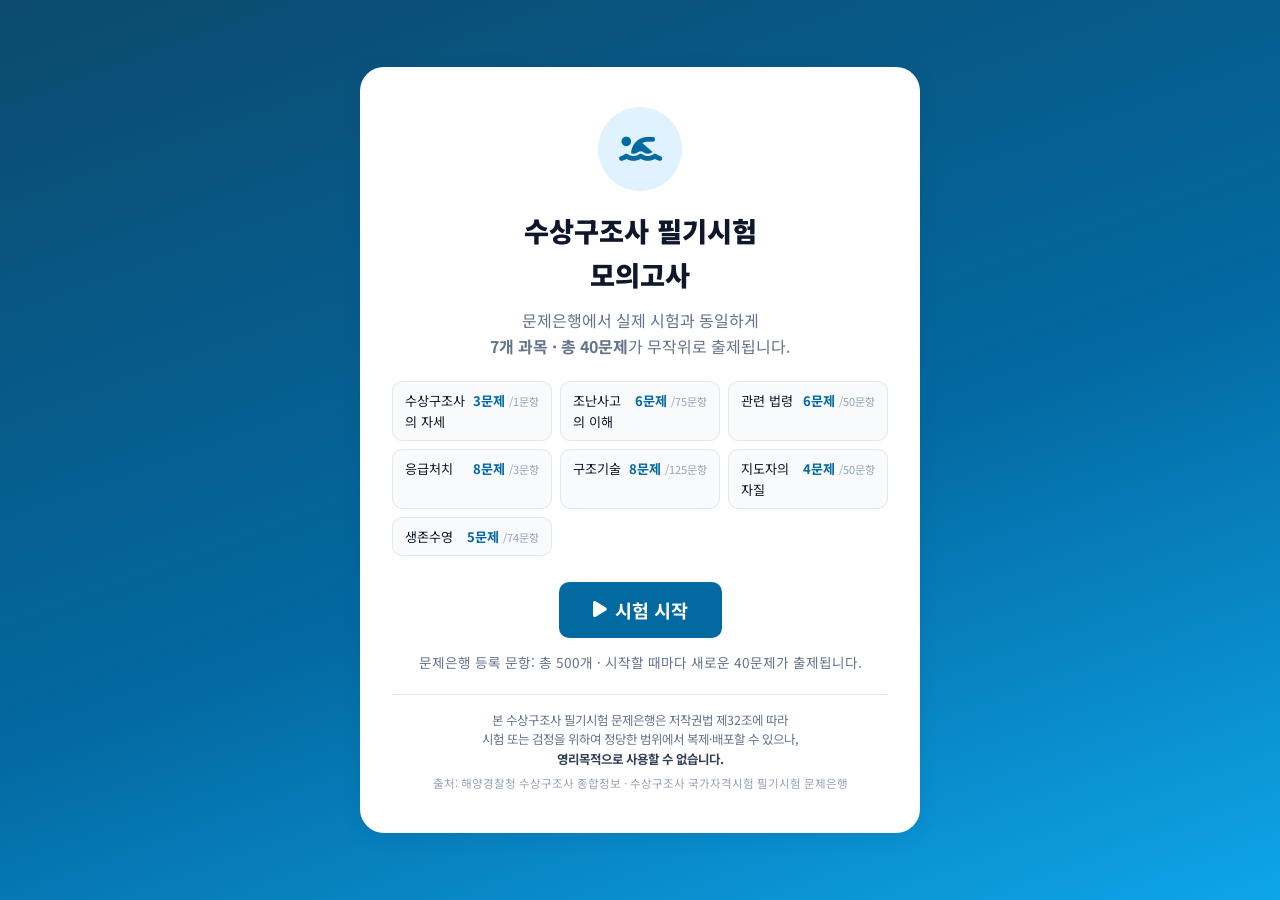
<file: index.html>
<!DOCTYPE html>
<html lang="ko">
<head>
<meta charset="UTF-8">
<meta name="viewport" content="width=device-width, initial-scale=1.0">
<title>수상구조사 필기시험 모의고사</title>
<link href="https://fonts.googleapis.com/css2?family=Noto+Sans+KR:wght@300;400;500;700;900&display=swap" rel="stylesheet">
<link rel="stylesheet" href="https://cdn.jsdelivr.net/npm/@fortawesome/fontawesome-free@6.4.0/css/all.min.css">
<link rel="stylesheet" href="css/style.css">
</head>
<body>

<!-- 시작 화면 -->
<section id="start-screen" class="screen active">
  <div class="start-card">
    <div class="start-icon"><i class="fa-solid fa-person-swimming"></i></div>
    <h1>수상구조사 필기시험<br>모의고사</h1>
    <p class="start-desc">
      문제은행에서 실제 시험과 동일하게<br>
      <strong>7개 과목 · 총 40문제</strong>가 무작위로 출제됩니다.
    </p>
    <div id="subject-summary" class="subject-summary"></div>
    <button id="start-btn" class="btn btn-primary btn-lg" disabled>
      <i class="fa-solid fa-spinner fa-spin"></i> 문제은행 불러오는 중...
    </button>
    <p id="bank-status" class="bank-status"></p>
    <p class="copyright-notice">
      본 수상구조사 필기시험 문제은행은 저작권법 제32조에 따라<br>
      시험 또는 검정을 위하여 정당한 범위에서 복제·배포할 수 있으나,<br>
      <strong>영리목적으로 사용할 수 없습니다.</strong><br>
      <span class="source">출처: 해양경찰청 수상구조사 종합정보 · 수상구조사 국가자격시험 필기시험 문제은행</span>
    </p>
  </div>
</section>

<!-- 시험 화면 -->
<section id="exam-screen" class="screen">
  <header id="exam-header">
    <div class="exam-header-inner">
      <span id="exam-progress-text">1 / 8 페이지</span>
      <div class="progress-bar"><div id="progress-fill"></div></div>
      <span id="answered-count-text">답안 0 / 40개 작성</span>
    </div>
  </header>

  <main id="question-area">
    <!-- 5문제씩 동적으로 렌더링됨 -->
  </main>

  <nav id="exam-nav">
    <button id="prev-btn" class="btn btn-ghost"><i class="fa-solid fa-chevron-left"></i> 이전</button>
    <button id="next-btn" class="btn btn-ghost">다음 <i class="fa-solid fa-chevron-right"></i></button>
    <button id="submit-btn" class="btn btn-danger"><i class="fa-solid fa-flag-checkered"></i> 제출하기</button>
  </nav>
</section>

<!-- 결과 화면 -->
<section id="result-screen" class="screen">
  <div class="result-card">
    <h1><i class="fa-solid fa-square-poll-vertical"></i> 시험 결과</h1>
    <div id="score-circle" class="score-circle">
      <span id="score-value">0</span><span class="score-unit">점</span>
    </div>
    <p id="pass-message" class="pass-message"></p>
    <p id="score-detail" class="score-detail"></p>
    <div id="subject-breakdown" class="subject-breakdown"></div>
    <div class="result-actions">
      <button id="review-btn" class="btn btn-primary"><i class="fa-solid fa-magnifying-glass"></i> 오답 확인</button>
      <button id="retry-btn" class="btn btn-ghost"><i class="fa-solid fa-rotate-right"></i> 새 시험 보기</button>
    </div>
  </div>

  <div id="review-area" class="review-area hidden">
    <h2>문제 다시보기</h2>
    <div class="review-filter">
      <label><input type="radio" name="review-filter" value="wrong" checked> 틀린 문제만</label>
      <label><input type="radio" name="review-filter" value="all"> 전체 문제</label>
    </div>
    <div id="review-list"></div>
  </div>
</section>

<script src="js/app.js"></script>
</body>
</html>
</file>
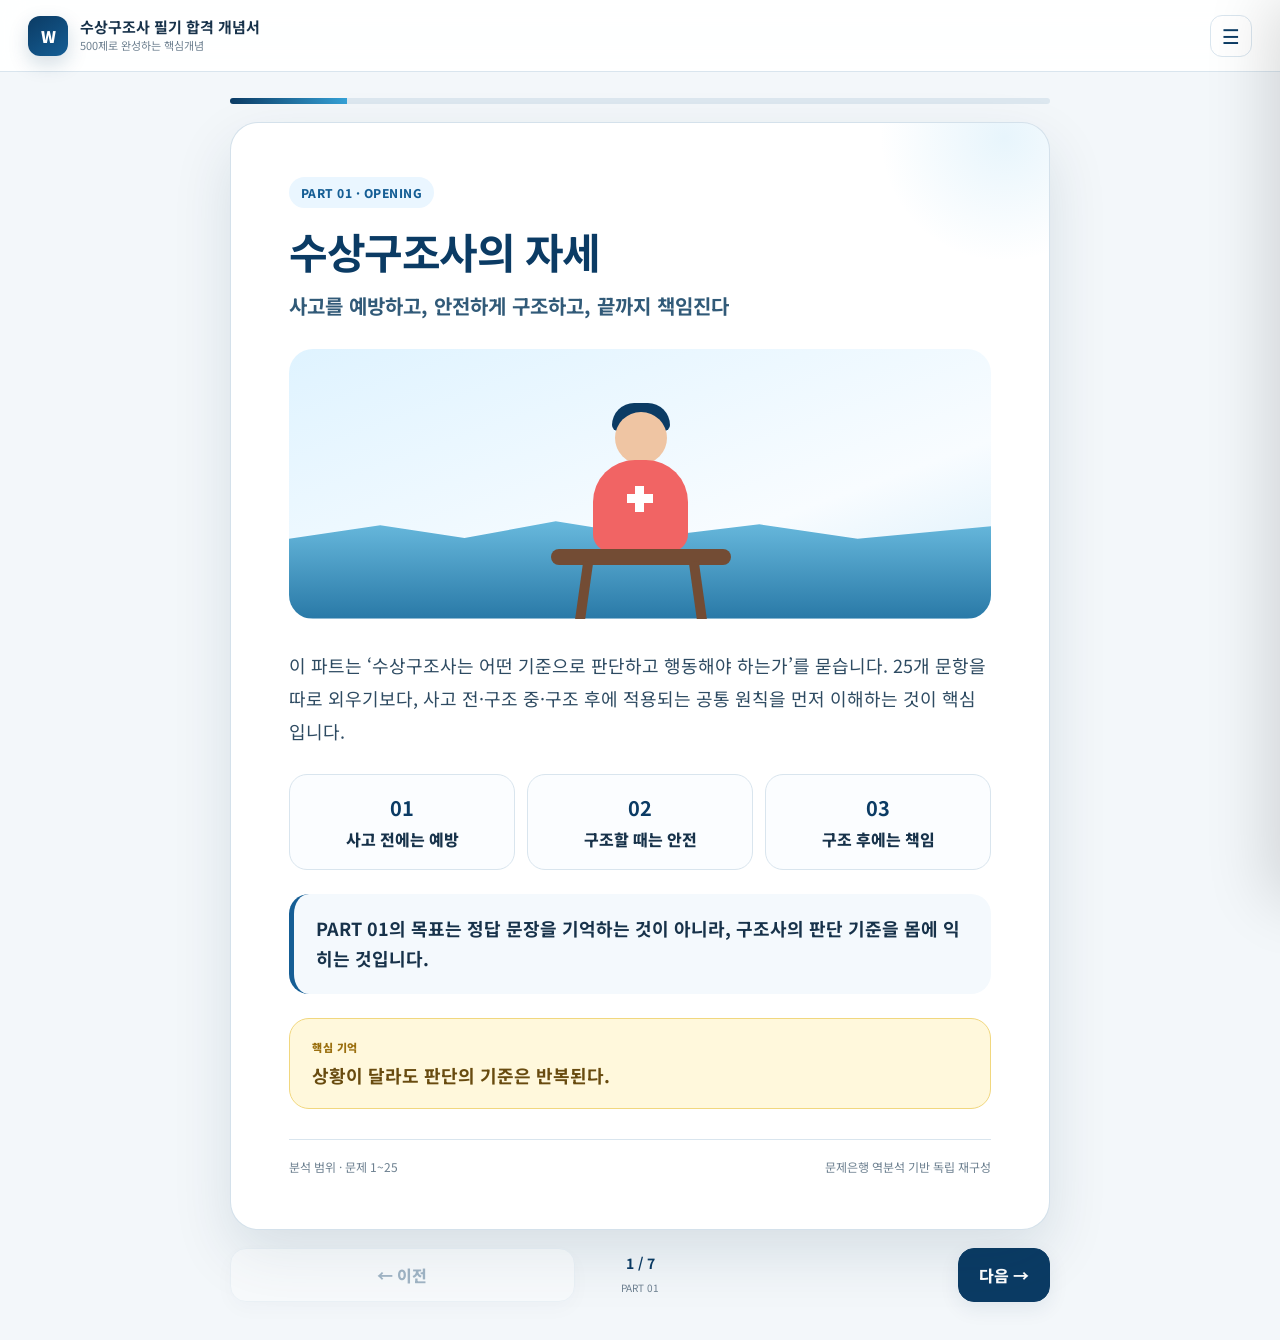
<file: book/index.html>
<!doctype html>
<html lang="ko">
<head>
  <meta charset="utf-8" />
  <meta name="viewport" content="width=device-width,initial-scale=1,viewport-fit=cover" />
  <meta name="theme-color" content="#0b3b64" />
  <title>수상구조사 필기 합격 개념서 · Web Book</title>
  <meta name="description" content="수상구조사 필기시험 문제은행을 개념 중심으로 재구성한 학습용 웹북" />
  <link rel="preconnect" href="https://fonts.googleapis.com">
  <link rel="preconnect" href="https://fonts.gstatic.com" crossorigin>
  <link href="https://fonts.googleapis.com/css2?family=Noto+Sans+KR:wght@400;500;600;700;800;900&display=swap" rel="stylesheet">
  <link rel="stylesheet" href="./css/book.css" />
  <link rel="stylesheet" href="./css/framework.css" />
  <link rel="stylesheet" href="./css/modules.css" />
</head>
<body>
  <div class="app-shell">
    <header class="topbar">
      <a class="brand" href="../" aria-label="모의고사로 돌아가기">
        <span class="brand-mark" aria-hidden="true">W</span>
        <span class="brand-copy">
          <strong>수상구조사 필기 합격 개념서</strong>
          <small>500제로 완성하는 핵심개념</small>
        </span>
      </a>
      <div class="top-actions">
        <button id="tocBtn" class="icon-btn" type="button" aria-label="목차 열기">☰</button>
      </div>
    </header>

    <main class="reader" aria-live="polite">
      <div class="progress-track" aria-hidden="true"><div id="progressBar" class="progress-bar"></div></div>
      <section id="bookPage" class="book-page" aria-label="전자책 페이지"></section>

      <nav class="page-nav" aria-label="페이지 이동">
        <button id="prevBtn" class="nav-btn prev" type="button">← <span>이전</span></button>
        <div class="page-status">
          <strong id="pageNumber">1 / 7</strong>
          <span id="pagePart">PART 01</span>
        </div>
        <button id="nextBtn" class="nav-btn next" type="button"><span>다음</span> →</button>
      </nav>
    </main>
  </div>

  <aside id="tocPanel" class="toc-panel" aria-hidden="true">
    <button id="tocCloseBtn" class="toc-close" type="button" aria-label="목차 닫기">×</button>
    <div class="toc-head">
      <span>WEB BOOK</span>
      <h2>PART 01<br>수상구조사의 자세</h2>
      <p>문제은행을 문항 순서가 아니라 반복 개념과 판단 기준으로 역분석해 재구성합니다.</p>
    </div>
    <ol id="tocList" class="toc-list"></ol>
    <p class="toc-note">← → 방향키로도 페이지를 넘길 수 있습니다.</p>
  </aside>
  <div id="scrim" class="scrim" hidden></div>

  <script src="./data/pages.js"></script>
  <script src="./js/book.js"></script>
</body>
</html>
</file>
<file: css/style.css>
/* 수상구조사 모의고사 스타일 */
:root {
  --blue: #0369a1;
  --blue-dark: #075985;
  --blue-light: #e0f2fe;
  --green: #16a34a;
  --red: #dc2626;
  --gray: #64748b;
  --bg: #f1f5f9;
  --card: #ffffff;
  --radius: 16px;
  --shadow: 0 4px 20px rgba(2, 62, 100, 0.10);
}

* { margin: 0; padding: 0; box-sizing: border-box; }

body {
  font-family: 'Noto Sans KR', sans-serif;
  background: var(--bg);
  color: #0f172a;
  line-height: 1.6;
  min-height: 100vh;
}

.screen { display: none; }
.screen.active { display: block; }
.hidden { display: none !important; }

.btn {
  font-family: inherit;
  font-size: 1rem;
  font-weight: 500;
  border: none;
  border-radius: 10px;
  padding: 12px 22px;
  cursor: pointer;
  transition: all .15s ease;
  display: inline-flex;
  align-items: center;
  gap: 8px;
}
.btn:active { transform: scale(.97); }
.btn-primary { background: var(--blue); color: #fff; }
.btn-primary:hover { background: var(--blue-dark); }
.btn-danger { background: var(--red); color: #fff; }
.btn-danger:hover { background: #b91c1c; }
.btn-ghost { background: #fff; color: var(--blue-dark); border: 1.5px solid #cbd5e1; }
.btn-ghost:hover { border-color: var(--blue); }
.btn-lg { font-size: 1.15rem; padding: 15px 34px; font-weight: 700; }
.btn:disabled { opacity: .4; cursor: not-allowed; }

#start-screen {
  min-height: 100vh;
  padding: 32px 16px;
  background: linear-gradient(160deg, #0c4a6e 0%, #0369a1 55%, #0ea5e9 100%);
  align-items: center;
  justify-content: center;
}
#start-screen.active { display: flex; }
.start-card {
  background: var(--card);
  border-radius: 24px;
  box-shadow: var(--shadow);
  max-width: 560px;
  width: 100%;
  padding: 40px 32px;
  text-align: center;
}
.start-icon {
  width: 84px; height: 84px;
  margin: 0 auto 18px;
  border-radius: 50%;
  background: var(--blue-light);
  color: var(--blue);
  font-size: 2.4rem;
  display: flex; align-items: center; justify-content: center;
}
.start-card h1 { font-size: 1.7rem; font-weight: 900; margin-bottom: 12px; }
.start-desc { color: var(--gray); margin-bottom: 22px; }
.subject-summary {
  display: grid;
  grid-template-columns: repeat(auto-fit, minmax(150px, 1fr));
  gap: 8px;
  margin-bottom: 26px;
  text-align: left;
}
.subject-summary .subj {
  background: #f8fafc;
  border: 1px solid #e2e8f0;
  border-radius: 10px;
  padding: 8px 12px;
  font-size: .82rem;
  display: flex;
  justify-content: space-between;
  gap: 6px;
}
.subject-summary .subj b { color: var(--blue); white-space: nowrap; }
.bank-status { margin-top: 14px; font-size: .85rem; color: #64748b; }

.copyright-notice {
  margin-top: 20px;
  padding-top: 16px;
  border-top: 1px solid #e2e8f0;
  font-size: 0.78rem;
  color: #64748b;
  line-height: 1.55;
  text-align: center;
}
.copyright-notice strong {
  color: #334155;
}
.copyright-notice .source {
  display: block;
  margin-top: 6px;
  font-size: 0.72rem;
  color: #94a3b8;
}

#exam-header {
  position: sticky; top: 0; z-index: 10;
  background: var(--card);
  box-shadow: 0 2px 8px rgba(0,0,0,.06);
}
.exam-header-inner {
  max-width: 860px; margin: 0 auto;
  padding: 14px 16px;
  display: flex; align-items: center; gap: 14px;
}
#exam-progress-text { font-weight: 700; color: var(--blue-dark); white-space: nowrap; }
#answered-count-text { font-size: .85rem; color: var(--gray); white-space: nowrap; }
.progress-bar {
  flex: 1; height: 8px;
  background: #e2e8f0; border-radius: 99px; overflow: hidden;
}
#progress-fill {
  height: 100%; width: 0;
  background: linear-gradient(90deg, var(--blue), #0ea5e9);
  border-radius: 99px;
  transition: width .25s ease;
}

#exam-screen { padding-bottom: 100px; }
#question-area {
  max-width: 860px;
  margin: 0 auto;
  padding: 20px 16px;
  display: flex;
  flex-direction: column;
  gap: 20px;
}
.question-card {
  background: var(--card);
  border-radius: var(--radius);
  box-shadow: var(--shadow);
  padding: 24px 22px;
}
.question-meta { display: flex; align-items: center; gap: 10px; margin-bottom: 14px; }
.subject-badge {
  background: var(--blue-light); color: var(--blue-dark);
  font-size: .8rem; font-weight: 700;
  padding: 4px 12px; border-radius: 99px;
}
.q-number { color: var(--gray); font-size: .85rem; font-weight: 500; }
.q-text { font-size: 1.15rem; font-weight: 700; margin-bottom: 20px; white-space: pre-line; }

.choices { list-style: none; display: flex; flex-direction: column; gap: 10px; }
.choice {
  border: 2px solid #e2e8f0;
  border-radius: 12px;
  padding: 13px 16px;
  cursor: pointer;
  display: flex;
  align-items: flex-start;
  gap: 12px;
  transition: all .15s ease;
}
.choice:hover { border-color: #94a3b8; background: #f8fafc; }
.choice.selected {
  border-color: var(--blue) !important;
  background: var(--blue-light) !important;
}
.choice .marker {
  font-weight: 700;
  color: var(--blue-dark);
  flex-shrink: 0;
}

#exam-nav {
  position: fixed;
  bottom: 0; left: 0; right: 0;
  background: var(--card);
  box-shadow: 0 -4px 20px rgba(0,0,0,.08);
  padding: 14px 16px;
  display: flex;
  justify-content: center;
  gap: 12px;
  z-index: 20;
}

#result-screen { padding: 40px 16px; }
.result-card {
  max-width: 640px; margin: 0 auto;
  background: var(--card);
  border-radius: 24px;
  box-shadow: var(--shadow);
  padding: 36px 28px;
  text-align: center;
}
.result-card h1 { font-size: 1.4rem; margin-bottom: 20px; }
.score-circle {
  width: 140px; height: 140px;
  margin: 0 auto 16px;
  border-radius: 50%;
  background: linear-gradient(135deg, var(--blue-light), #bae6fd);
  display: flex; align-items: center; justify-content: center;
  flex-direction: column;
}
#score-value { font-size: 2.8rem; font-weight: 900; color: var(--blue-dark); line-height: 1; }
.score-unit { font-size: 1rem; color: var(--gray); }
.pass-message { font-size: 1.15rem; font-weight: 700; margin-bottom: 8px; }
.pass-message.pass { color: var(--green); }
.pass-message.fail { color: var(--red); }
.score-detail { color: var(--gray); margin-bottom: 24px; font-size: .95rem; }
.subject-breakdown { text-align: left; margin-bottom: 28px; }
.sb-row {
  display: flex; align-items: center; gap: 12px;
  margin-bottom: 10px;
}
.sb-name { width: 110px; font-size: .85rem; flex-shrink: 0; }
.sb-bar {
  flex: 1; height: 8px;
  background: #e2e8f0; border-radius: 99px; overflow: hidden;
}
.sb-fill {
  height: 100%;
  background: var(--blue);
  border-radius: 99px;
}
.sb-score { font-size: .85rem; font-weight: 600; width: 40px; text-align: right; }
.result-actions { display: flex; gap: 12px; justify-content: center; flex-wrap: wrap; }

.review-area {
  max-width: 860px;
  margin: 32px auto 60px;
  padding: 0 16px;
}
.review-area h2 { margin-bottom: 16px; font-size: 1.25rem; }
.review-filter { margin-bottom: 20px; display: flex; gap: 20px; }
.review-filter label { cursor: pointer; font-size: .95rem; }
.review-item {
  background: var(--card);
  border-radius: var(--radius);
  box-shadow: var(--shadow);
  padding: 22px 20px;
  margin-bottom: 16px;
  border-left: 4px solid var(--red);
}
.review-item.correct { border-left-color: var(--green); }
.rv-head {
  display: flex; flex-wrap: wrap; align-items: center; gap: 10px;
  margin-bottom: 12px;
}
.rv-result { font-weight: 700; font-size: .9rem; }
.rv-q { font-weight: 600; margin-bottom: 12px; white-space: pre-line; }
.rv-choices { list-style: none; margin-bottom: 12px; }
.rv-choice {
  padding: 8px 12px;
  border-radius: 8px;
  margin-bottom: 6px;
  font-size: .95rem;
}
.rv-choice.answer { background: #dcfce7; font-weight: 600; }
.rv-choice.wrong-pick { background: #fee2e2; }
.rv-choice .tag {
  font-size: .75rem;
  margin-left: 8px;
  padding: 2px 8px;
  border-radius: 99px;
  background: #fff;
}
.rv-explain {
  background: #f8fafc;
  border-radius: 10px;
  padding: 12px 14px;
  font-size: .9rem;
  color: #475569;
  white-space: pre-line;
}
</file>
<file: book/css/book.css>
:root{
  --navy:#0b3b64;
  --blue:#155e95;
  --sky:#eaf6ff;
  --sky-2:#d9efff;
  --ink:#17324a;
  --muted:#6d8090;
  --line:#d9e5ee;
  --paper:#ffffff;
  --bg:#f3f7fa;
  --ok:#16845b;
  --danger:#c94c4c;
  --warn:#d59a1a;
  --shadow:0 24px 60px rgba(10,47,78,.12);
}
*{box-sizing:border-box}
html,body{margin:0;min-height:100%;font-family:"Noto Sans KR",system-ui,sans-serif;background:var(--bg);color:var(--ink)}
button,a{font:inherit}
button{cursor:pointer}
.app-shell{min-height:100vh}
.topbar{height:72px;display:flex;align-items:center;justify-content:space-between;padding:0 28px;background:rgba(255,255,255,.92);border-bottom:1px solid var(--line);position:sticky;top:0;z-index:20;backdrop-filter:blur(12px)}
.brand{display:flex;align-items:center;gap:12px;text-decoration:none;color:inherit}
.brand-mark{width:40px;height:40px;border-radius:12px;display:grid;place-items:center;background:linear-gradient(145deg,var(--navy),var(--blue));color:#fff;font-weight:900;box-shadow:0 8px 20px rgba(11,59,100,.18)}
.brand-copy{display:flex;flex-direction:column;line-height:1.2}.brand-copy strong{font-size:15px}.brand-copy small{font-size:11px;color:var(--muted);margin-top:3px}.icon-btn,.toc-close{border:1px solid var(--line);background:#fff;color:var(--navy);border-radius:12px;width:42px;height:42px;font-size:20px}
.reader{width:min(1100px,100%);margin:0 auto;padding:26px 18px 38px}.progress-track{height:6px;background:#dce7ef;border-radius:999px;overflow:hidden;margin:0 auto 18px;max-width:820px}.progress-bar{height:100%;width:0;background:linear-gradient(90deg,var(--navy),#35a1d6);transition:width .28s ease}
.book-page{width:min(820px,100%);min-height:740px;margin:0 auto;background:var(--paper);border:1px solid rgba(210,224,234,.95);border-radius:28px;box-shadow:var(--shadow);padding:54px 58px;position:relative;overflow:hidden}
.book-page::after{content:"";position:absolute;right:-80px;top:-110px;width:250px;height:250px;border-radius:50%;background:radial-gradient(circle,rgba(108,192,236,.16),rgba(108,192,236,0) 70%);pointer-events:none}
.eyebrow{display:inline-flex;align-items:center;gap:8px;padding:7px 12px;border-radius:999px;background:var(--sky);color:var(--blue);font-size:12px;font-weight:800;letter-spacing:.04em}.page-title{font-size:42px;line-height:1.18;letter-spacing:-.035em;margin:18px 0 14px;color:var(--navy)}.subtitle{font-size:20px;font-weight:700;line-height:1.55;color:#315a78;margin:0 0 28px}.lead{font-size:18px;line-height:1.85;color:#2e4b62}.lead strong{color:var(--navy)}
.hero-visual{margin:28px 0 30px;border-radius:24px;min-height:270px;background:linear-gradient(160deg,#dff3ff 0%,#f8fcff 66%,#d6edfa 100%);position:relative;display:grid;place-items:center;overflow:hidden}.hero-visual .sea{position:absolute;left:0;right:0;bottom:0;height:36%;background:linear-gradient(#68b9dd,#2979a7);clip-path:polygon(0 18%,13% 4%,25% 17%,38% 0,52% 16%,67% 3%,81% 18%,100% 5%,100% 100%,0 100%)}.lifeguard{width:170px;height:180px;position:relative;z-index:2}.lifeguard .head{width:52px;height:52px;border-radius:50%;background:#efc5a3;position:absolute;left:60px;top:18px}.lifeguard .cap{position:absolute;width:58px;height:28px;border-radius:30px 30px 8px 8px;background:var(--navy);left:57px;top:9px}.lifeguard .body{position:absolute;width:95px;height:92px;border-radius:42px 42px 18px 18px;background:#f16464;left:38px;top:66px}.lifeguard .cross{position:absolute;width:26px;height:9px;background:#fff;left:72px;top:100px}.lifeguard .cross::after{content:"";position:absolute;width:9px;height:26px;background:#fff;left:8px;top:-8px}.lifeguard .tower{position:absolute;width:180px;height:16px;background:#734c34;left:-4px;top:155px;border-radius:8px}.lifeguard .tower::before,.lifeguard .tower::after{content:"";position:absolute;width:10px;height:90px;background:#734c34;top:12px}.lifeguard .tower::before{left:26px;transform:rotate(8deg)}.lifeguard .tower::after{right:26px;transform:rotate(-8deg)}
.triad{display:grid;grid-template-columns:repeat(3,1fr);gap:12px;margin-top:26px}.triad div{padding:18px 14px;border:1px solid var(--line);border-radius:18px;text-align:center;font-weight:800;background:#fbfdff}.triad b{display:block;font-size:20px;color:var(--navy);margin-bottom:5px}.quote-box,.memory-box{border-radius:20px;padding:20px 22px;margin-top:24px}.quote-box{background:#f4f9fd;border-left:5px solid var(--blue);font-size:18px;line-height:1.65;font-weight:700}.memory-box{background:#fff8dc;border:1px solid #f1d77e}.memory-box small{display:block;font-size:11px;font-weight:900;color:#9b7010;letter-spacing:.05em;margin-bottom:7px}.memory-box strong{font-size:18px;color:#684b0f}
.footer-meta{display:flex;justify-content:space-between;gap:12px;margin-top:30px;padding-top:18px;border-top:1px solid var(--line);font-size:12px;color:var(--muted)}
.core-grid{display:grid;grid-template-columns:1fr 1fr;gap:14px;margin-top:26px}.core-card{border-radius:19px;border:1px solid var(--line);padding:18px;background:#fbfdff;min-height:112px}.core-card .num{font-size:11px;font-weight:900;color:var(--blue);letter-spacing:.08em}.core-card h3{margin:8px 0 6px;font-size:17px;color:var(--navy)}.core-card p{margin:0;font-size:13px;line-height:1.6;color:#536b7e}.core-icon{font-size:23px;float:right}
.priority{display:grid;grid-template-columns:1fr;gap:8px;margin:26px auto;max-width:560px}.priority .layer{margin:auto;text-align:center;padding:14px 16px;border-radius:14px;font-weight:900;color:#fff}.priority .l1{width:48%;background:#0b3b64}.priority .l2{width:62%;background:#216b9b}.priority .l3{width:78%;background:#57a4c9}.priority .l4{width:94%;background:#9bc9df;color:#17324a}.duty-compare{display:grid;grid-template-columns:1fr 1fr;gap:14px}.duty-box{padding:18px;border-radius:18px}.duty-box.primary{background:#edf8ff;border:1px solid #b7dcf2}.duty-box.secondary{background:#f7f8fa;border:1px solid #dfe5ea}.duty-box h3{font-size:16px;margin:0 0 10px}.duty-box ul{margin:0;padding-left:20px;font-size:13px;line-height:1.75}.trap-box{margin-top:18px;border-radius:17px;padding:15px 18px;background:#fff3f3;border:1px solid #f1c8c8}.trap-box strong{display:block;color:var(--danger);font-size:12px;margin-bottom:8px}.trap-row{display:flex;justify-content:space-between;gap:14px;padding:5px 0;font-size:13px}.trap-row b.ok{color:var(--ok)}.trap-row b.no{color:var(--danger)}
.page-nav{display:grid;grid-template-columns:1fr auto 1fr;align-items:center;gap:18px;max-width:820px;margin:18px auto 0}.nav-btn{border:none;border-radius:16px;padding:14px 20px;font-weight:800;background:#fff;color:var(--navy);box-shadow:0 7px 20px rgba(18,57,87,.08);border:1px solid var(--line)}.nav-btn.next{justify-self:end;background:var(--navy);color:#fff;border-color:var(--navy)}.nav-btn:disabled{opacity:.35;cursor:not-allowed}.page-status{text-align:center;min-width:95px}.page-status strong{display:block;font-size:14px;color:var(--navy)}.page-status span{font-size:10px;color:var(--muted)}
.toc-panel{position:fixed;z-index:50;right:0;top:0;width:min(390px,88vw);height:100vh;background:#fff;padding:30px;box-shadow:-20px 0 60px rgba(0,0,0,.14);transform:translateX(102%);transition:transform .26s ease;overflow:auto}.toc-panel.open{transform:translateX(0)}.toc-close{position:absolute;right:22px;top:20px}.toc-head span{font-size:11px;font-weight:900;color:var(--blue)}.toc-head h2{font-size:28px;color:var(--navy);line-height:1.25;margin:10px 0}.toc-head p,.toc-note{font-size:13px;line-height:1.7;color:var(--muted)}.toc-list{padding:0;margin:28px 0;list-style:none;counter-reset:item}.toc-list li{margin-bottom:10px}.toc-list button{width:100%;text-align:left;border:1px solid var(--line);background:#fbfdff;border-radius:14px;padding:13px 15px;color:var(--ink)}.toc-list button.active{background:var(--sky);border-color:#a9d8f2;color:var(--navy);font-weight:800}.scrim{position:fixed;inset:0;background:rgba(4,24,39,.38);z-index:40}
@media(max-width:700px){.topbar{height:64px;padding:0 14px}.brand-copy strong{font-size:13px}.brand-copy small{display:none}.reader{padding:15px 10px 26px}.book-page{min-height:calc(100vh - 172px);border-radius:20px;padding:30px 22px}.page-title{font-size:32px}.subtitle{font-size:17px}.lead{font-size:16px;line-height:1.75}.hero-visual{min-height:210px}.core-grid,.duty-compare{grid-template-columns:1fr}.core-card{min-height:auto}.triad{grid-template-columns:1fr}.priority .l1{width:64%}.priority .l2{width:76%}.priority .l3{width:88%}.priority .l4{width:100%}.page-nav{gap:8px}.nav-btn{padding:12px 14px}.nav-btn span{display:none}.footer-meta{flex-direction:column}.page-status{min-width:82px}}
@media print{body{background:white}.topbar,.page-nav,.progress-track,.toc-panel,.scrim{display:none!important}.reader{padding:0}.book-page{box-shadow:none;border:none;border-radius:0;width:100%;min-height:auto;padding:20mm;page-break-after:always}}
</file>
<file: book/css/framework.css>
.stage-flow{display:grid;grid-template-columns:1fr;gap:12px;margin:28px 0}.stage-card{position:relative;display:grid;grid-template-columns:58px 1fr;gap:16px;align-items:start;padding:18px 20px;border:1px solid var(--line);border-radius:18px;background:#fbfdff}.stage-card h3{margin:0 0 6px;font-size:18px;color:var(--navy)}.stage-card p{margin:0;font-size:14px;line-height:1.65;color:#49657a}.stage-card small{display:block;margin-top:8px;font-size:11px;color:var(--muted);font-weight:700}.stage-num{width:48px;height:48px;border-radius:14px;display:grid;place-items:center;background:var(--navy);color:#fff;font-size:14px;font-weight:900}.stage-arrow{position:absolute;left:31px;bottom:-18px;z-index:2;width:28px;height:28px;border-radius:50%;display:grid;place-items:center;background:#fff;border:1px solid var(--line);color:var(--blue);font-weight:900;transform:rotate(90deg)}.rule-panel{margin-top:22px;padding:20px;border-radius:20px;background:#f3f8fc;border:1px solid #d6e6f1}.rule-panel>strong{display:block;margin-bottom:14px;font-size:15px;color:var(--navy)}.rule-grid{display:grid;grid-template-columns:1fr 1fr;gap:10px}.rule-grid>div{display:flex;gap:10px;align-items:flex-start;padding:12px;border-radius:14px;background:#fff;border:1px solid #e1eaf1;font-size:13px;line-height:1.55}.rule-grid b{flex:0 0 24px;width:24px;height:24px;border-radius:50%;display:grid;place-items:center;background:#dff0fa;color:var(--navy);font-size:11px}.framework .page-title{max-width:650px}.framework .lead{margin-bottom:10px}@media(max-width:700px){.stage-card{grid-template-columns:46px 1fr;padding:15px}.stage-num{width:40px;height:40px}.stage-arrow{left:23px}.rule-grid{grid-template-columns:1fr}.framework .subtitle{font-size:15px}}
</file>
<file: book/css/modules.css>
.section-kicker{margin:28px 0 12px;font-size:12px;font-weight:900;letter-spacing:.08em;color:var(--blue);text-transform:uppercase}
.concept-layers{display:grid;gap:12px;margin:10px 0 22px}.concept-layer{display:grid;grid-template-columns:92px 1fr;gap:18px;align-items:center;border:1px solid var(--line);border-radius:18px;padding:18px 20px;background:#fbfdff}.concept-layer .layer-code{font-size:11px;font-weight:900;letter-spacing:.08em;color:#fff;background:var(--navy);border-radius:999px;padding:8px 10px;text-align:center}.concept-layer h3{margin:0 0 6px;font-size:18px;color:var(--navy)}.concept-layer p{margin:0;font-size:14px;line-height:1.7;color:#536b7e}.concept-layer.layer-2 .layer-code{background:#2f7da8}.concept-layer.layer-3 .layer-code{background:#77a9c5;color:#17324a}
.analysis-box{margin-top:18px;padding:20px 22px;border-radius:18px;background:#eef6fb;border:1px solid #c9e1ef}.analysis-box small{display:block;font-size:11px;font-weight:900;letter-spacing:.06em;color:var(--blue);margin-bottom:7px}.analysis-box strong{font-size:16px;line-height:1.65;color:#244b67}.source-note{margin-top:14px;padding:17px 20px;border-radius:16px;background:#f8fafc;border:1px dashed #cbd8e1}.source-note b{font-size:12px;color:var(--navy)}.source-note p{margin:7px 0 0;font-size:13px;line-height:1.7;color:#607487}
.decision-axis{display:grid;gap:10px;margin:26px 0}.decision-axis article{display:grid;grid-template-columns:48px 1fr;gap:16px;align-items:center;border-radius:18px;padding:17px 19px;background:#f8fbfd;border:1px solid var(--line)}.decision-axis article>span{width:40px;height:40px;border-radius:50%;display:grid;place-items:center;background:var(--navy);color:#fff;font-weight:900}.decision-axis h3{margin:0 0 4px;font-size:17px;color:var(--navy)}.decision-axis p{margin:0;font-size:13px;line-height:1.6;color:#5b7082}.pattern-panel{margin-top:22px}.pattern-row{display:grid;grid-template-columns:230px 1fr;gap:18px;padding:14px 0;border-top:1px solid var(--line)}.pattern-row:first-of-type{border-top:none}.pattern-row b{display:block;font-size:14px;line-height:1.45;color:#274b65}.pattern-row small{display:inline-block;margin-top:6px;padding:3px 8px;border-radius:999px;background:#fff1e2;color:#a76713;font-weight:800}.pattern-row p{margin:0;font-size:13px;line-height:1.7;color:#5d7182}
.prevention-flow{display:grid;gap:10px;margin:28px 0}.prevention-step{position:relative;display:grid;grid-template-columns:58px 1fr;gap:16px;align-items:center;border:1px solid var(--line);border-radius:18px;padding:17px 20px;background:linear-gradient(90deg,#fafdff,#f5fbff)}.prevention-step .step-num{width:46px;height:46px;border-radius:14px;display:grid;place-items:center;background:var(--navy);color:white;font-size:12px;font-weight:900}.prevention-step h3{margin:0 0 4px;font-size:17px;color:var(--navy)}.prevention-step p{margin:0;font-size:13px;line-height:1.65;color:#5b7082}.flow-arrow{position:absolute;bottom:-17px;left:39px;z-index:2;width:22px;height:22px;border-radius:50%;display:grid;place-items:center;background:#fff;border:1px solid var(--line);color:var(--blue);font-weight:900}
@media(max-width:700px){.concept-layer{grid-template-columns:1fr;gap:10px}.concept-layer .layer-code{justify-self:start}.pattern-row{grid-template-columns:1fr;gap:8px}.decision-axis article{grid-template-columns:44px 1fr}.prevention-step{grid-template-columns:48px 1fr;padding:15px}.flow-arrow{left:28px}}
</file>
